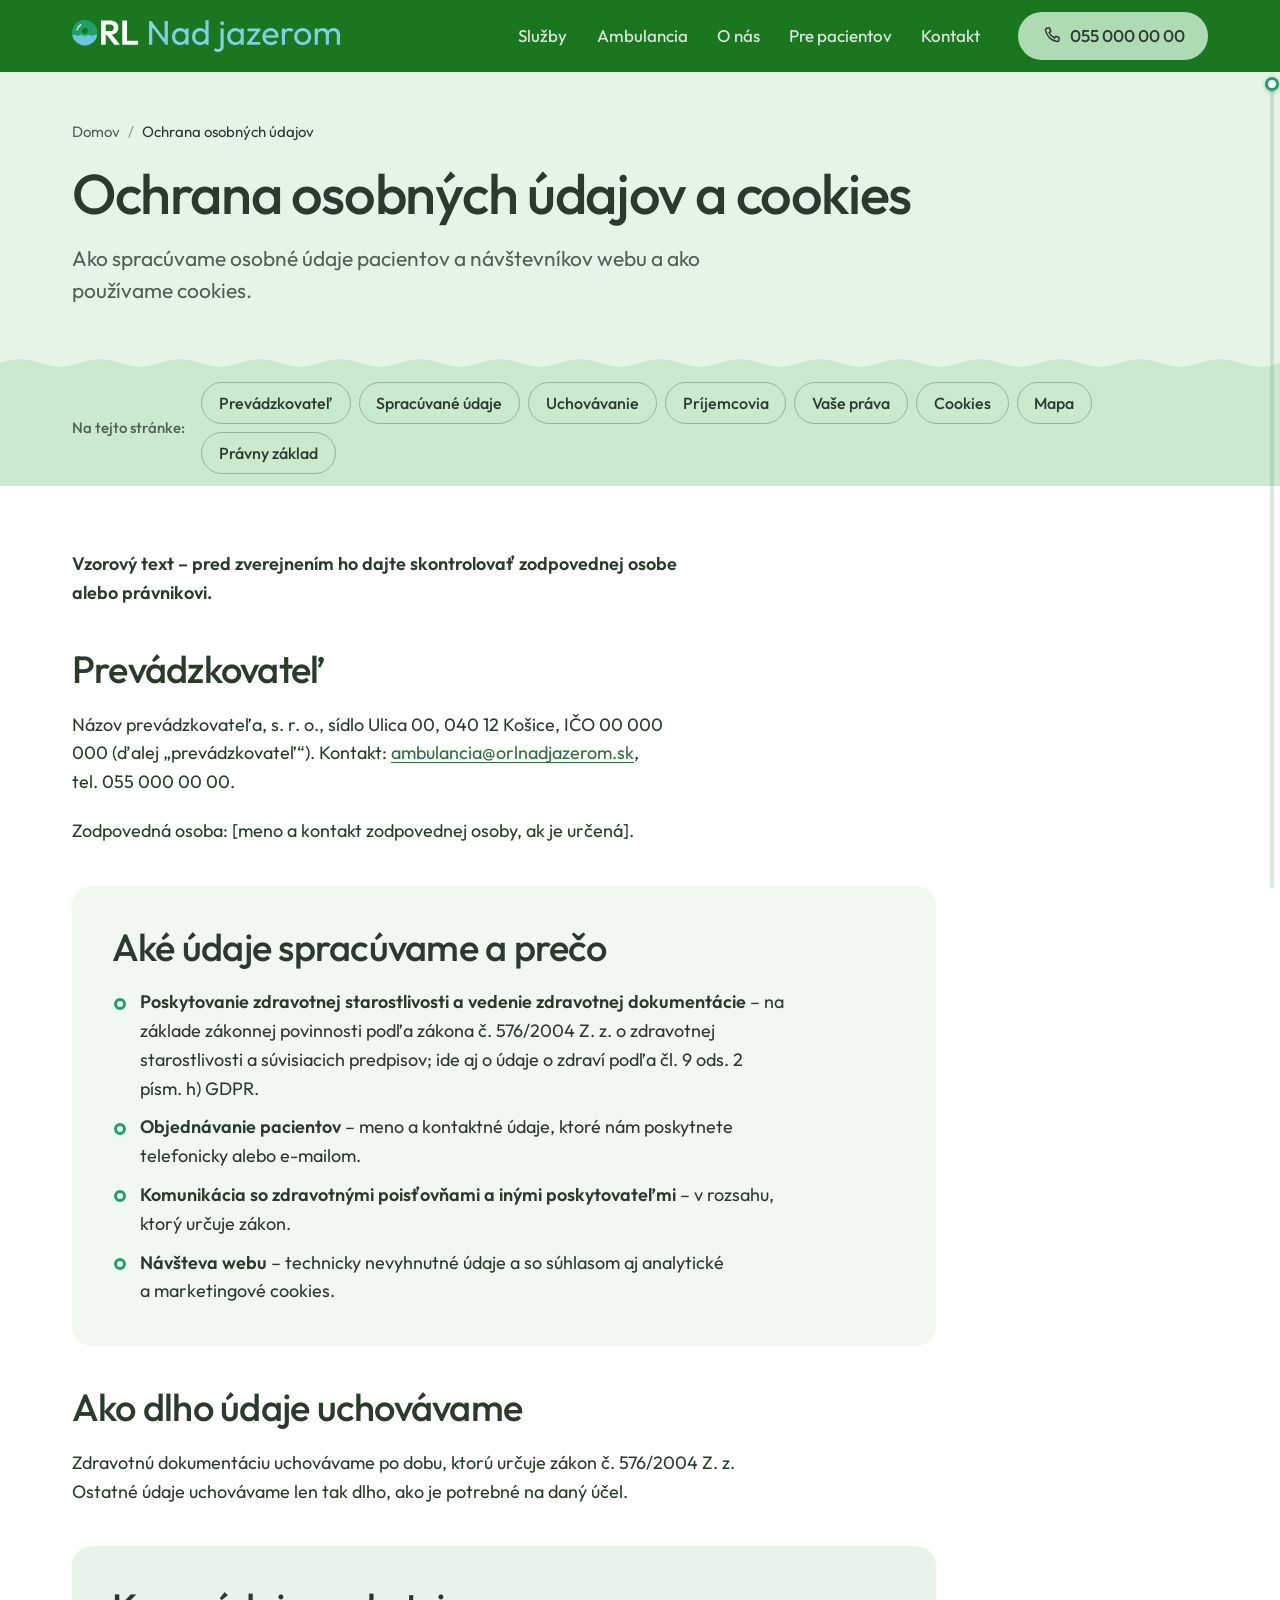
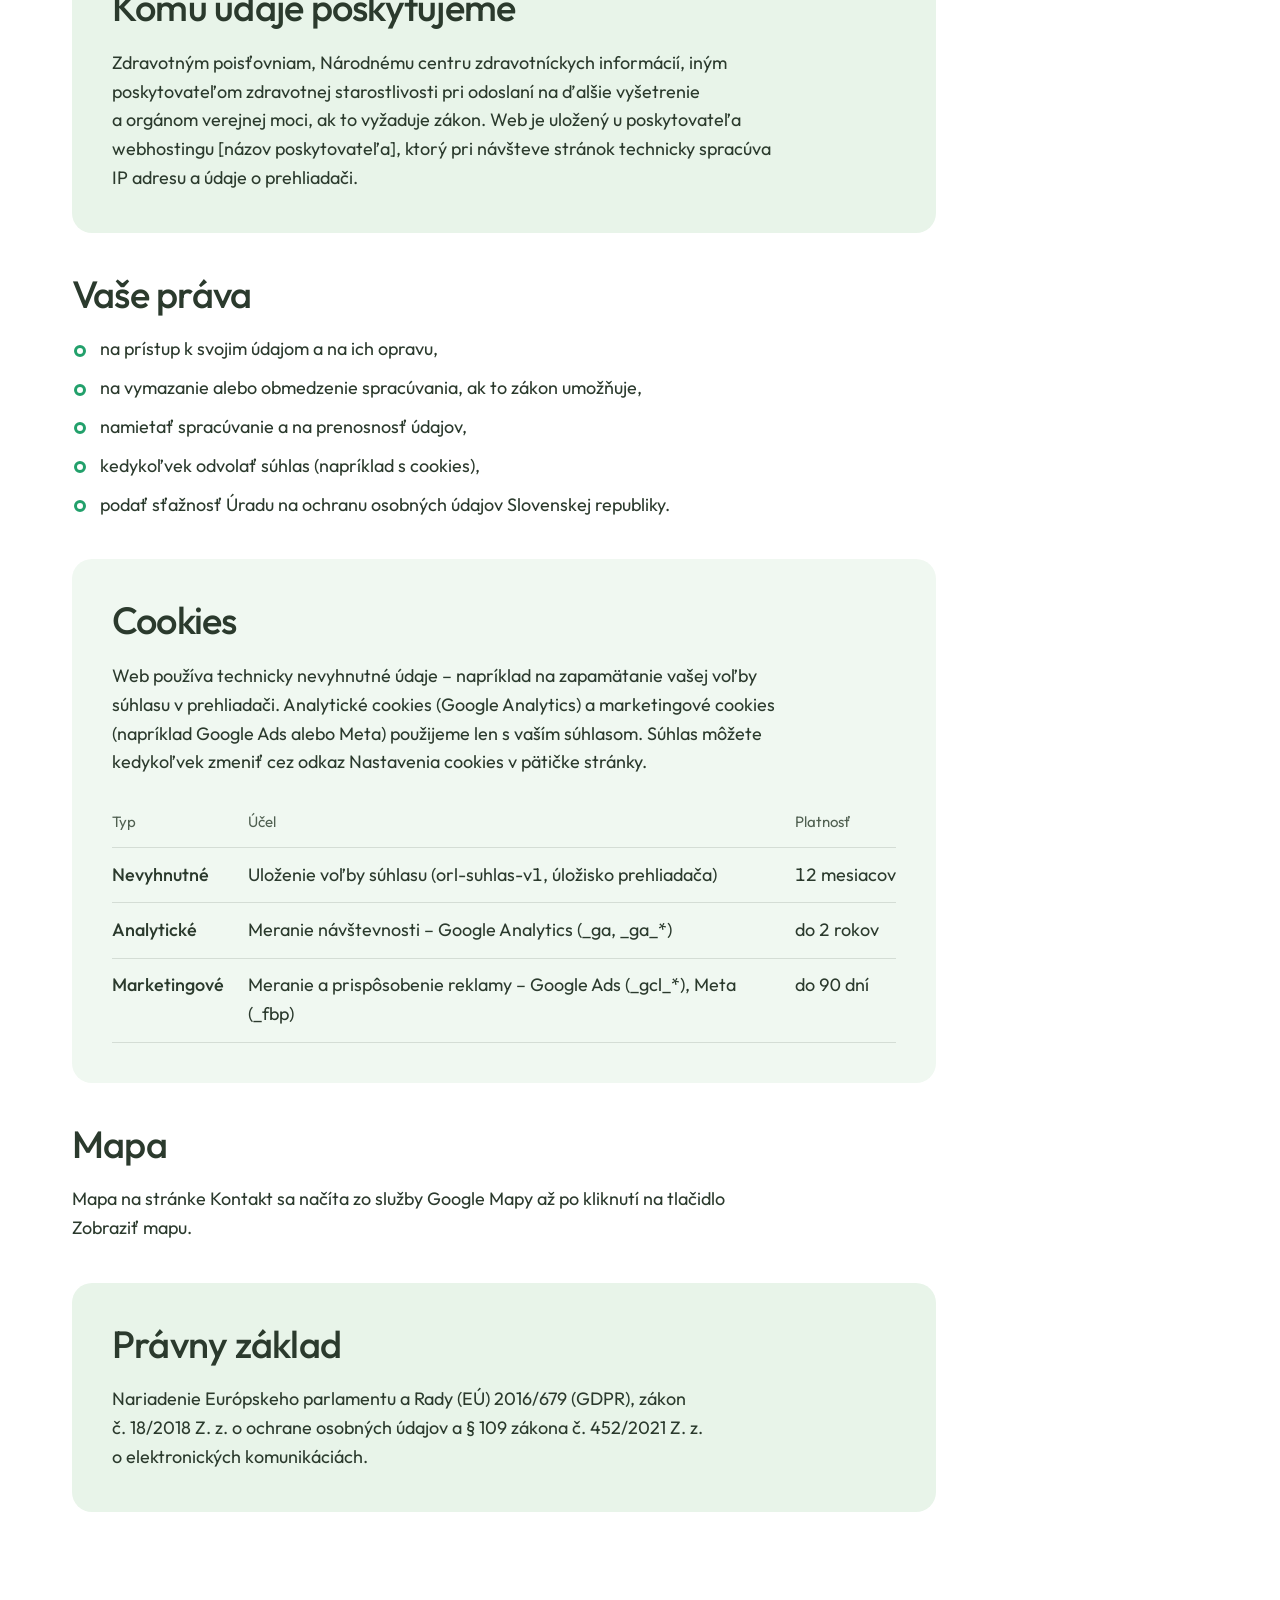
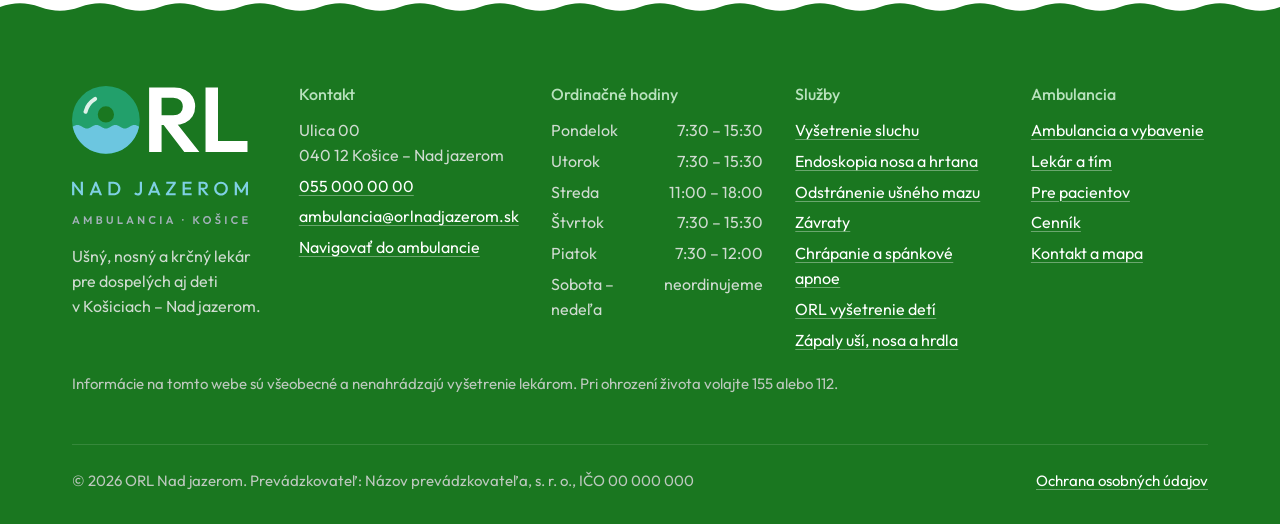
<file: ochrana-osobnych-udajov/index.html>
<!doctype html>
<html lang="sk" class="ma-pas">
<head>
<meta charset="utf-8">
<meta name="viewport" content="width=device-width, initial-scale=1">
<title>Ochrana osobných údajov a cookies | ORL Nad jazerom</title>
<meta name="description" content="Ako ORL ambulancia Nad jazerom v Košiciach spracúva osobné údaje pacientov a návštevníkov webu a ako používa cookies.">
<link rel="canonical" href="https://www.orlnadjazerom.sk/ochrana-osobnych-udajov/">
<meta name="robots" content="index, follow, max-image-preview:large">
<meta property="og:type" content="website">
<meta property="og:locale" content="sk_SK">
<meta property="og:site_name" content="ORL Nad jazerom">
<meta property="og:title" content="Ochrana osobných údajov a cookies | ORL Nad jazerom">
<meta property="og:description" content="Ako ORL ambulancia Nad jazerom v Košiciach spracúva osobné údaje pacientov a návštevníkov webu a ako používa cookies.">
<meta property="og:url" content="https://www.orlnadjazerom.sk/ochrana-osobnych-udajov/">
<meta property="og:image" content="https://www.orlnadjazerom.sk/assets/img/og-obrazok.jpg">
<meta property="og:image:width" content="1200">
<meta property="og:image:height" content="630">
<meta property="og:image:alt" content="ORL Nad jazerom – ORL ambulancia v Košiciach">
<meta name="twitter:card" content="summary_large_image">
<meta name="theme-color" content="#ffffff">
<link rel="icon" href="../favicon.ico" sizes="32x32">
<link rel="icon" href="../favicon.svg" type="image/svg+xml">
<link rel="apple-touch-icon" href="../apple-touch-icon.png">
<link rel="manifest" href="../site.webmanifest">
<link rel="preload" href="../assets/fonts/outfit-latin.woff2" as="font" type="font/woff2" crossorigin>
<link rel="stylesheet" href="../assets/css/style.css?v=2">
<script src="../assets/js/nastavenia.js?v=2" defer></script>
<script src="../assets/js/main.js?v=2" defer></script>
<script type="application/ld+json">
{
 "@context": "https://schema.org",
 "@graph": [
  {
   "@type": "WebPage",
   "@id": "https://www.orlnadjazerom.sk/ochrana-osobnych-udajov/#stranka",
   "url": "https://www.orlnadjazerom.sk/ochrana-osobnych-udajov/",
   "name": "Ochrana osobných údajov a cookies | ORL Nad jazerom",
   "description": "Ako ORL ambulancia Nad jazerom v Košiciach spracúva osobné údaje pacientov a návštevníkov webu a ako používa cookies.",
   "inLanguage": "sk-SK",
   "isPartOf": {
    "@id": "https://www.orlnadjazerom.sk/#web"
   },
   "publisher": {
    "@id": "https://www.orlnadjazerom.sk/#ambulancia"
   },
   "breadcrumb": {
    "@id": "https://www.orlnadjazerom.sk/ochrana-osobnych-udajov/#navigacia"
   }
  },
  {
   "@type": "BreadcrumbList",
   "@id": "https://www.orlnadjazerom.sk/ochrana-osobnych-udajov/#navigacia",
   "itemListElement": [
    {
     "@type": "ListItem",
     "position": 1,
     "name": "Domov",
     "item": "https://www.orlnadjazerom.sk/"
    },
    {
     "@type": "ListItem",
     "position": 2,
     "name": "Ochrana osobných údajov",
     "item": "https://www.orlnadjazerom.sk/ochrana-osobnych-udajov/"
    }
   ]
  }
 ]
}
</script>
</head>
<body data-koren="../">
<a class="skip" href="#obsah">Preskočiť na obsah</a><div class="oznam" data-oznam hidden role="status"><div class="wrap oznam__in"><svg class="ikona" viewBox="0 0 24 24" aria-hidden="true" focusable="false"><circle cx="12" cy="12" r="8.5"/><path d="M12 11v5M12 8h.01"/></svg><div data-oznam-text></div></div></div><header class="hlavicka"><div class="wrap hlavicka__in"><a class="logo" href="../"><img src="../assets/img/logo/logo-orl-nad-jazerom-kompakt-inverzne.svg" alt="ORL Nad jazerom – úvodná stránka" width="268" height="32"></a><nav class="menu" id="menu" aria-label="Hlavné menu"><ul><li><a href="../sluzby/">Služby</a></li><li><a href="../ambulancia-a-vybavenie/">Ambulancia</a></li><li><a href="../o-nas/">O nás</a></li><li><a href="../pre-pacientov/">Pre pacientov</a></li><li><a href="../kontakt/">Kontakt</a></li></ul></nav><a class="btn btn--primary tel-hlavicka" href="tel:+421550000000" data-location="header" aria-label="Zavolať 055 000 00 00"><svg class="ikona" viewBox="0 0 24 24" aria-hidden="true" focusable="false"><path d="M7.2 3.5H9.6l1.4 3.7-1.9 1.3a12.2 12.2 0 0 0 6.2 6.2l1.3-1.9 3.7 1.4v2.4a2.1 2.1 0 0 1-2.3 2.1A16.4 16.4 0 0 1 5.1 5.8a2.1 2.1 0 0 1 2.1-2.3Z"/></svg><span class="tel-text nowrap">055 000 00 00</span></a><button class="menu-btn" type="button" aria-expanded="false" aria-controls="menu"><span class="sr">Menu</span><svg class="ikona ikona-menu" viewBox="0 0 24 24" aria-hidden="true" focusable="false"><path d="M4 7h16M4 12h16M4 17h16"/></svg><svg class="ikona ikona-zatvor" viewBox="0 0 24 24" aria-hidden="true" focusable="false"><path d="M6 6l12 12M18 6 6 18"/></svg></button></div></header><main id="obsah"><section class="hlava-stranky"><div class="wrap hlava-stranky__in"><nav class="cesta" aria-label="Navigačná cesta"><ol><li><a href="../">Domov</a></li><li><span aria-current="page">Ochrana osobných údajov</span></li></ol></nav><h1>Ochrana osobných údajov a cookies</h1><p class="lead">Ako spracúvame osobné údaje pacientov a návštevníkov webu a ako používame cookies.</p></div></section><nav class="kotvy-pas vlna-hore" aria-label="Na tejto stránke"><div class="wrap kotvy-pas__in"><span class="kotvy-pas__nazov" aria-hidden="true">Na tejto stránke:</span><ul class="kotvy-pas__zoznam"><li><a href="#prevadzkovatel">Prevádzkovateľ</a></li><li><a href="#ake-udaje-spracuvame-a-preco">Spracúvané údaje</a></li><li><a href="#ako-dlho-udaje-uchovavame">Uchovávanie</a></li><li><a href="#komu-udaje-poskytujeme">Príjemcovia</a></li><li><a href="#vase-prava">Vaše práva</a></li><li><a href="#cookies">Cookies</a></li><li><a href="#mapa">Mapa</a></li><li><a href="#pravny-zaklad">Právny základ</a></li></ul></div></nav><div class="wrap obsah-jeden"><div class="text overit"><div class="cast cast--uvod"><p><strong>Vzorový text – pred zverejnením ho dajte skontrolovať zodpovednej osobe alebo právnikovi.</strong></p></div><section class="cast" id="prevadzkovatel" aria-labelledby="h-prevadzkovatel"><h2 id="h-prevadzkovatel">Prevádzkovateľ</h2><p>Názov prevádzkovateľa, s. r. o., sídlo Ulica 00, 040 12 Košice, IČO 00 000 000 (ďalej „prevádzkovateľ“). Kontakt: <a href="mailto:ambulancia@orlnadjazerom.sk">ambulancia@orlnadjazerom.sk</a>, tel. <span class="nowrap">055 000 00 00</span>.</p><p>Zodpovedná osoba: [meno a kontakt zodpovednej osoby, ak je určená].</p></section><section class="cast cast--hmla" id="ake-udaje-spracuvame-a-preco" aria-labelledby="h-ake-udaje-spracuvame-a-preco"><h2 id="h-ake-udaje-spracuvame-a-preco">Aké údaje spracúvame a prečo</h2><ul class="kruzky"><li><strong>Poskytovanie zdravotnej starostlivosti a vedenie zdravotnej dokumentácie</strong> – na základe zákonnej povinnosti podľa zákona č. 576/2004 Z. z. o zdravotnej starostlivosti a súvisiacich predpisov; ide aj o údaje o zdraví podľa čl. 9 ods. 2 písm. h) GDPR.</li><li><strong>Objednávanie pacientov</strong> – meno a kontaktné údaje, ktoré nám poskytnete telefonicky alebo e-mailom.</li><li><strong>Komunikácia so zdravotnými poisťovňami a inými poskytovateľmi</strong> – v rozsahu, ktorý určuje zákon.</li><li><strong>Návšteva webu</strong> – technicky nevyhnutné údaje a so súhlasom aj analytické a marketingové cookies.</li></ul></section><section class="cast" id="ako-dlho-udaje-uchovavame" aria-labelledby="h-ako-dlho-udaje-uchovavame"><h2 id="h-ako-dlho-udaje-uchovavame">Ako dlho údaje uchovávame</h2><p>Zdravotnú dokumentáciu uchovávame po dobu, ktorú určuje zákon č. 576/2004 Z. z. Ostatné údaje uchovávame len tak dlho, ako je potrebné na daný účel.</p></section><section class="cast cast--zelena" id="komu-udaje-poskytujeme" aria-labelledby="h-komu-udaje-poskytujeme"><h2 id="h-komu-udaje-poskytujeme">Komu údaje poskytujeme</h2><p>Zdravotným poisťovniam, Národnému centru zdravotníckych informácií, iným poskytovateľom zdravotnej starostlivosti pri odoslaní na ďalšie vyšetrenie a orgánom verejnej moci, ak to vyžaduje zákon. Web je uložený u poskytovateľa webhostingu [názov poskytovateľa], ktorý pri návšteve stránok technicky spracúva IP adresu a údaje o prehliadači.</p></section><section class="cast" id="vase-prava" aria-labelledby="h-vase-prava"><h2 id="h-vase-prava">Vaše práva</h2><ul class="kruzky"><li>na prístup k svojim údajom a na ich opravu,</li><li>na vymazanie alebo obmedzenie spracúvania, ak to zákon umožňuje,</li><li>namietať spracúvanie a na prenosnosť údajov,</li><li>kedykoľvek odvolať súhlas (napríklad s cookies),</li><li>podať sťažnosť Úradu na ochranu osobných údajov Slovenskej republiky.</li></ul></section><section class="cast cast--hmla" id="cookies" aria-labelledby="h-cookies"><h2 id="h-cookies">Cookies</h2><p>Web používa technicky nevyhnutné údaje – napríklad na zapamätanie vašej voľby súhlasu v prehliadači. Analytické cookies (Google Analytics) a marketingové cookies (napríklad Google Ads alebo Meta) použijeme len s vaším súhlasom. Súhlas môžete kedykoľvek zmeniť cez odkaz Nastavenia cookies v pätičke stránky.</p><table class="tabulka"><thead><tr><th scope="col">Typ</th><th scope="col">Účel</th><th scope="col">Platnosť</th></tr></thead><tbody><tr><th scope="row">Nevyhnutné</th><td>Uloženie voľby súhlasu (orl-suhlas-v1, úložisko prehliadača)</td><td>12 mesiacov</td></tr><tr><th scope="row">Analytické</th><td>Meranie návštevnosti – Google Analytics (_ga, _ga_*)</td><td>do 2 rokov</td></tr><tr><th scope="row">Marketingové</th><td>Meranie a prispôsobenie reklamy – Google Ads (_gcl_*), Meta (_fbp)</td><td>do 90 dní</td></tr></tbody></table></section><section class="cast" id="mapa" aria-labelledby="h-mapa"><h2 id="h-mapa">Mapa</h2><p>Mapa na stránke Kontakt sa načíta zo služby Google Mapy až po kliknutí na tlačidlo Zobraziť mapu.</p></section><section class="cast cast--zelena" id="pravny-zaklad" aria-labelledby="h-pravny-zaklad"><h2 id="h-pravny-zaklad">Právny základ</h2><p>Nariadenie Európskeho parlamentu a Rady (EÚ) 2016/679 (GDPR), zákon č. 18/2018 Z. z. o ochrane osobných údajov a § 109 zákona č. 452/2021 Z. z. o elektronických komunikáciách.</p></section></div></div></main><footer class="paticka vlna-hore"><div class="wrap paticka__in"><div class="paticka__grid"><div class="paticka__znacka"><img src="../assets/img/logo/logo-orl-nad-jazerom-stlpec-inverzne.svg" alt="ORL Nad jazerom" width="176" height="138"><p>Ušný, nosný a krčný lekár pre dospelých aj deti v Košiciach – Nad jazerom.</p></div><div><h2>Kontakt</h2><ul><li>Ulica 00<br>040 12 Košice – Nad jazerom</li><li><a href="tel:+421550000000" data-location="footer" class="nowrap">055 000 00 00</a></li><li><a href="mailto:ambulancia@orlnadjazerom.sk" data-location="footer">ambulancia@orlnadjazerom.sk</a></li><li><a href="https://www.google.com/maps/dir/?api=1&destination=ORL%20Nad%20jazerom%2C%20Ulica%2000%2C%20040%2012%20Ko%C5%A1ice" target="_blank" rel="noopener" data-event="click_directions" data-location="footer">Navigovať do ambulancie</a></li></ul></div><div><h2>Ordinačné hodiny</h2><ul class="hodiny-zoznam overit" data-hodiny-zdroj><li data-den="1" data-hodiny="07:30-15:30"><span>Pondelok</span><span><span class="nowrap">7:30 – 15:30</span></span></li><li data-den="2" data-hodiny="07:30-15:30"><span>Utorok</span><span><span class="nowrap">7:30 – 15:30</span></span></li><li data-den="3" data-hodiny="11:00-18:00"><span>Streda</span><span><span class="nowrap">11:00 – 18:00</span></span></li><li data-den="4" data-hodiny="07:30-15:30"><span>Štvrtok</span><span><span class="nowrap">7:30 – 15:30</span></span></li><li data-den="5" data-hodiny="07:30-12:00"><span>Piatok</span><span><span class="nowrap">7:30 – 12:00</span></span></li><li><span>Sobota – nedeľa</span><span>neordinujeme</span></li></ul></div><div><h2>Služby</h2><ul><li><a href="../sluzby/vysetrenie-sluchu/">Vyšetrenie sluchu</a></li><li><a href="../sluzby/endoskopia-nosa-a-hrtana/">Endoskopia nosa a hrtana</a></li><li><a href="../sluzby/odstranenie-usneho-mazu/">Odstránenie ušného mazu</a></li><li><a href="../sluzby/zavraty/">Závraty</a></li><li><a href="../sluzby/chrapanie-a-spankove-apnoe/">Chrápanie a spánkové apnoe</a></li><li><a href="../sluzby/orl-pre-deti/">ORL vyšetrenie detí</a></li><li><a href="../sluzby/zapaly-usi-nosa-a-hrdla/">Zápaly uší, nosa a hrdla</a></li></ul></div><div><h2>Ambulancia</h2><ul><li><a href="../ambulancia-a-vybavenie/">Ambulancia a vybavenie</a></li><li><a href="../o-nas/">Lekár a tím</a></li><li><a href="../pre-pacientov/">Pre pacientov</a></li><li><a href="../pre-pacientov/#cennik">Cenník</a></li><li><a href="../kontakt/">Kontakt a mapa</a></li></ul></div></div><p class="paticka__upozornenie">Informácie na tomto webe sú všeobecné a nenahrádzajú vyšetrenie lekárom. Pri ohrození života volajte 155 alebo 112.</p><div class="paticka__spodok"><p>© 2026 ORL Nad jazerom. Prevádzkovateľ: <span class="overit">Názov prevádzkovateľa, s. r. o., IČO 00 000 000</span></p><a href="../ochrana-osobnych-udajov/">Ochrana osobných údajov</a><button type="button" class="odkaz-tlacidlo" data-cookies-nastavenia hidden>Nastavenia cookies</button></div></div></footer><div class="posun" aria-hidden="true"><span class="posun__vypln"></span><span class="posun__kruzok"></span></div><button type="button" class="hore" aria-label="Späť na začiatok stránky"><svg class="ikona" viewBox="0 0 24 24" aria-hidden="true" focusable="false"><path d="M12 19V5M6 11l6-6 6 6"/></svg></button>
</body>
</html>
</file>
<file: assets/css/style.css>
/* =========================================================
   ORL Nad jazerom – štýly webu
   Farby a písmo podľa loga: Grafit, Zelená, Jazerná, Outfit
   ========================================================= */

/* Písmo Outfit (SIL Open Font License) – uložené na vlastnom serveri, bez Google Fonts */
@font-face {
  font-family: "Outfit";
  src: url("../fonts/outfit-latin-ext.woff2") format("woff2");
  font-weight: 100 900;
  font-style: normal;
  font-display: swap;
  unicode-range: U+0100-02BA, U+02BD-02C5, U+02C7-02CC, U+02CE-02D7, U+02DD-02FF, U+0304, U+0308, U+0329, U+1D00-1DBF, U+1E00-1E9F, U+1EF2-1EFF, U+2020, U+20A0-20AB, U+20AD-20C0, U+2113, U+2C60-2C7F, U+A720-A7FF;
}
@font-face {
  font-family: "Outfit";
  src: url("../fonts/outfit-latin.woff2") format("woff2");
  font-weight: 100 900;
  font-style: normal;
  font-display: swap;
  unicode-range: U+0000-00FF, U+0131, U+0152-0153, U+02BB-02BC, U+02C6, U+02DA, U+02DC, U+0304, U+0308, U+0329, U+2000-206F, U+20AC, U+2122, U+2191, U+2193, U+2212, U+2215, U+FEFF, U+FFFD;
}

:root {
  /* Farby značky */
  --grafit: #2B3A2D;
  --grafit-2: #506051;
  --grafit-svetly: #404F41;
  --zelena-tmava: #1a7720;
  --jazero: #316E3D;
  --jazero-tmave: #215B2D;
  --zelena: #22A06B;
  --zelena-text: #167A52;
  --hladina: #AFDBB4;
  --hladina-svetla: #C3E5C7;
  --hladina-text: #B8E1BD;
  /* Svetlé odtiene na podfarbenie sekcií */
  --hmla: #F0F8F1;
  --hmla-silna: #E5F4E6;
  --hmla-2: #E1F0E2;
  --zelena-hmla: #E8F4E9;
  --zelena-svetla: #CAE9CD;
  --zelena-svetla-silna: #BCE1C0;
  --zelena-svetla-2: #D9EFDB;
  --ciara: #D7E4D8;
  --biela: #FFFFFF;
  --pozor: #B42318;
  --pozor-bg: #FEF3F2;

  --font: "Outfit", ui-sans-serif, system-ui, -apple-system, "Segoe UI", Roboto, Arial, sans-serif;
  --wrap: 75rem;
  --pad: clamp(1rem, 4vw, 2rem);
  --sekcia: clamp(4rem, 8vw, 7rem);
  --r-foto: 1.25rem;
  --r-box: 1rem;
  --header-h: 4.5rem;
  --pas-h: 4.25rem;

  /* Vlnka hladiny – rovnaká krivka ako v logu (použitá ako maska) */
  --vlna: url("data:image/svg+xml,%3Csvg xmlns='http://www.w3.org/2000/svg' width='80' height='16' viewBox='0 0 80 16'%3E%3Cpath d='M0 8C14.4 3 25.6 3 40 8s25.6 5 40 0v8H0Z'/%3E%3C/svg%3E");
}

*, *::before, *::after { box-sizing: border-box; }

html {
  -webkit-text-size-adjust: 100%;
  text-size-adjust: 100%;
  scroll-padding-top: calc(var(--header-h) + 1rem);
}
html.ma-pas { scroll-padding-top: calc(var(--header-h) + var(--pas-h) + 1rem); }
@media (prefers-reduced-motion: no-preference) {
  html { scroll-behavior: smooth; }
}

body {
  margin: 0;
  font-family: var(--font);
  font-size: 1.125rem;
  line-height: 1.6;
  font-weight: 400;
  color: var(--grafit);
  background: var(--biela);
  -webkit-font-smoothing: antialiased;
  -moz-osx-font-smoothing: grayscale;
}

img, svg { display: block; max-width: 100%; }
img { height: auto; }

h1, h2, h3, h4 {
  margin: 0;
  font-weight: 500;
  line-height: 1.15;
  letter-spacing: -0.015em;
  text-wrap: balance;
}
h1 { font-size: clamp(2.25rem, 1.55rem + 2.9vw, 3.5rem); line-height: 1.06; letter-spacing: -0.025em; }
h2 { font-size: clamp(1.75rem, 1.4rem + 1.45vw, 2.375rem); line-height: 1.12; letter-spacing: -0.02em; }
h3 { font-size: clamp(1.25rem, 1.15rem + 0.4vw, 1.4375rem); line-height: 1.25; letter-spacing: -0.01em; }

p { margin: 0; text-wrap: pretty; }
ul, ol { margin: 0; }

a {
  color: var(--jazero);
  text-decoration-thickness: 1px;
  text-underline-offset: 0.18em;
}
a:hover { text-decoration-thickness: 2px; }

:focus-visible {
  outline: 3px solid var(--jazero);
  outline-offset: 3px;
  border-radius: 4px;
}

strong { font-weight: 600; }

.wrap {
  width: 100%;
  max-width: var(--wrap);
  margin-inline: auto;
  padding-inline: var(--pad);
}

.lead {
  font-size: clamp(1.1875rem, 1.1rem + 0.35vw, 1.3125rem);
  line-height: 1.5;
  color: var(--grafit-2);
  max-width: 36em;
}

.sr {
  position: absolute !important;
  width: 1px; height: 1px;
  overflow: hidden;
  clip-path: inset(50%);
  white-space: nowrap;
}
.nowrap { white-space: nowrap; }

.skip {
  position: absolute;
  left: 1rem; top: -10rem;
  z-index: 200;
  padding: .75rem 1rem;
  background: #fff;
  color: var(--grafit);
  border-radius: .5rem;
}
.skip:focus { top: 1rem; }

.ikona { width: 1.25em; height: 1.25em; flex-shrink: 0; fill: none; stroke: currentColor; stroke-width: 1.75; stroke-linecap: round; stroke-linejoin: round; }

/* Vlnka nad sekciou – farba podľa pozadia sekcie */
.vlna-hore { position: relative; }
.vlna-hore::before {
  content: "";
  position: absolute;
  left: 0; right: 0;
  bottom: 100%;
  height: 16px;
  margin-bottom: -1px;
  background: var(--sekcia-bg, var(--jazero));
  -webkit-mask: var(--vlna) repeat-x 0 0 / 80px 16px;
  mask: var(--vlna) repeat-x 0 0 / 80px 16px;
  pointer-events: none;
}

/* ---------- Tlačidlá ---------- */
.btn {
  display: inline-flex;
  align-items: center;
  justify-content: center;
  gap: .5rem;
  min-height: 3rem;
  padding: .625rem 1.375rem;
  border: 1.5px solid transparent;
  border-radius: 999px;
  font: inherit;
  font-size: 1.0625rem;
  font-weight: 500;
  line-height: 1.2;
  text-decoration: none;
  cursor: pointer;
  transition: background-color .15s ease, color .15s ease, border-color .15s ease;
}
.btn--primary { background: var(--jazero); color: #fff; }
.btn--primary:hover { background: var(--jazero-tmave); }
.btn--secondary { background: transparent; color: var(--jazero); border-color: currentColor; }
.btn--secondary:hover { background: var(--hmla); }
.btn--light { background: #fff; color: var(--jazero); }
.btn--light:hover { background: var(--hmla-2); }
.btn--outline-light { background: transparent; color: var(--jazero); border-color: currentColor; }
.btn--outline-light:hover { background: rgba(255,255,255,.6); }

.odkaz-viac {
  display: inline-flex;
  align-items: center;
  gap: .375rem;
  font-weight: 500;
}

/* ---------- Oznam (dovolenka a pod.) ---------- */
.oznam { background: var(--hladina); color: var(--grafit); font-size: 1rem; line-height: 1.45; font-weight: 500; }
.oznam[hidden] { display: none; }
.oznam__in { display: flex; gap: .625rem; align-items: flex-start; padding-block: .75rem; }
.oznam .ikona { color: var(--grafit); margin-top: .1em; }

/* ---------- Hlavička (podfarbená – Grafit) ---------- */
.hlavicka {
  position: sticky;
  top: 0;
  z-index: 50;
  background: var(--zelena-tmava);
  color: #fff;
  transition: box-shadow .2s ease;
}
.je-posunute .hlavicka { box-shadow: 0 10px 24px -14px rgba(0, 0, 0, .55); }
.hlavicka :focus-visible { outline-color: #fff; }
.hlavicka__in {
  display: flex;
  align-items: center;
  gap: 1rem;
  min-height: var(--header-h);
}
.logo { display: block; margin-right: auto; flex-shrink: 0; border-radius: 6px; }
.logo img { height: 1.75rem; width: auto; }

.menu ul { list-style: none; padding: 0; margin: 0; }
.menu a {
  display: block;
  color: #D9E5DA;
  text-decoration: none;
  font-weight: 450;
  border-radius: 999px;
}
.menu a:hover { color: #fff; }
.menu a[aria-current="page"], .menu a.je-v-sekcii { color: #fff; }

.tel-hlavicka { flex-shrink: 0; background: var(--hladina); color: var(--grafit); }
.tel-hlavicka:hover { background: var(--hladina-svetla); }
.menu-btn {
  display: inline-flex;
  align-items: center;
  justify-content: center;
  width: 3rem; height: 3rem;
  padding: 0;
  border: 1.5px solid rgba(255, 255, 255, .3);
  border-radius: 999px;
  background: transparent;
  color: #fff;
  cursor: pointer;
}
.menu-btn .ikona { width: 1.5rem; height: 1.5rem; }
.menu-btn .ikona-zatvor { display: none; }
.menu-otvorene .menu-btn .ikona-menu { display: none; }
.menu-otvorene .menu-btn .ikona-zatvor { display: block; }

@media (max-width: 71.99em) {
  .menu {
    position: absolute;
    top: 100%; left: 0; right: 0;
    display: none;
    background: var(--zelena-tmava);
    border-top: 1px solid rgba(255, 255, 255, .08);
    box-shadow: 0 24px 32px -20px rgba(0, 0, 0, .45);
  }
  .menu-otvorene .menu { display: block; }
  .menu ul { padding: .5rem var(--pad) 1.25rem; max-width: var(--wrap); margin-inline: auto; }
  .menu li + li { border-top: 1px solid rgba(255, 255, 255, .08); }
  .menu a { padding: .875rem 0; font-size: 1.1875rem; border-radius: 0; color: #fff; }
  .menu a[aria-current="page"], .menu a.je-v-sekcii { color: var(--hladina-text); }
  .tel-hlavicka { width: 3rem; padding: 0; }
  .tel-hlavicka .tel-text { position: absolute; width: 1px; height: 1px; overflow: hidden; clip-path: inset(50%); }
}
@media (max-width: 22.49em) {
  .logo img { height: 1.5rem; }
}
@media (min-width: 72em) {
  .hlavicka__in { gap: 1.5rem; }
  .logo img { height: 2rem; }
  .menu-btn { display: none; }
  .menu ul { display: flex; gap: .125rem; }
  .menu a { padding: .5rem .85rem; font-size: 1.0625rem; white-space: nowrap; }
  .menu a:hover { background: rgba(255, 255, 255, .08); }
  .menu a[aria-current="page"], .menu a.je-v-sekcii { background: rgba(175, 219, 180, .2); }
}

/* ---------- Sekcie a ich farby ---------- */
.sekcia { padding-block: var(--sekcia); background: var(--sekcia-bg, transparent); }
.sekcia--hmla { --sekcia-bg: var(--hmla); }
.sekcia--zelena { --sekcia-bg: var(--zelena-hmla); }
.sekcia--jazero { --sekcia-bg: var(--zelena-svetla); color: var(--grafit); }
.sekcia--grafit { --sekcia-bg: var(--zelena-svetla-2); color: var(--grafit); }
.sekcia--tesna { padding-top: 0; }
.sekcia__hlava {
  display: grid;
  gap: 1rem;
  max-width: 46rem;
  margin-bottom: clamp(2rem, 4vw, 3rem);
}
.sekcia__hlava p { color: var(--grafit-2); }
.sekcia__pata { margin-top: clamp(2rem, 4vw, 3rem); }

/* Svetlé podfarbené plochy – zástupné miesta pre fotky sú biele */
.sekcia--hmla, .sekcia--zelena, .hero, .hlava-stranky, .cast--hmla, .cast--zelena { --ph-bg: #fff; }

/* Podfarbené zelené sekcie (trieda .tmave) */
.tmave {
  --ph-bg: #fff;
  --ph-border: #BED0C0;
  --ph-text: var(--grafit-2);
  --ph-nadpis: var(--grafit);
  --ph-ikona: var(--jazero);
}
.tmave h2, .tmave h3 { color: var(--grafit); }
.tmave a:not(.btn) { color: var(--jazero); }
.tmave :focus-visible { outline-color: var(--jazero); }
.tmave .btn--secondary { color: var(--jazero); border-color: currentColor; }
.tmave .btn--secondary:hover { background: rgba(255, 255, 255, .6); }
.tmave .foto figcaption { color: var(--grafit-2); }
.sekcia.sekcia--grafit p { color: var(--grafit-2); }
.sekcia.sekcia--jazero p { color: var(--grafit-2); }

/* ---------- Fotky a zástupné miesta pre fotky ---------- */
.foto { margin: 0; }
.foto__ram {
  position: relative;
  overflow: hidden;
  aspect-ratio: 3 / 2;
  border-radius: var(--r-foto);
  background: var(--ph-bg, var(--hmla));
  container-type: inline-size;
}
.foto--4x5 .foto__ram { aspect-ratio: 4 / 5; }
.foto--1x1 .foto__ram { aspect-ratio: 1 / 1; }
.foto--4x3 .foto__ram { aspect-ratio: 4 / 3; }
.foto--16x9 .foto__ram { aspect-ratio: 16 / 9; }
.foto__ram > img {
  position: absolute;
  inset: 0;
  width: 100%;
  height: 100%;
  object-fit: cover;
}
.foto__ph {
  position: absolute;
  inset: 0;
  display: flex;
  flex-direction: column;
  align-items: center;
  justify-content: center;
  gap: .375rem;
  padding: 1rem;
  text-align: center;
  font-size: .9375rem;
  line-height: 1.35;
  color: var(--ph-text, var(--grafit-2));
  border: 1.5px dashed var(--ph-border, #BED0C0);
  border-radius: inherit;
}
.foto__ph .ikona { width: 1.75rem; height: 1.75rem; color: var(--ph-ikona, var(--jazero)); margin-bottom: .125rem; }
.foto__ph-co { font-weight: 500; color: var(--ph-nadpis, var(--grafit)); max-width: 22em; }
.foto__ph-kratko { display: none; font-weight: 500; color: var(--ph-nadpis, var(--grafit)); }
.foto__ph-subor {
  font-family: ui-monospace, SFMono-Regular, Menlo, Consolas, monospace;
  font-size: .75rem;
  word-break: break-all;
}
@container (max-width: 15rem) {
  .foto__ph { gap: .25rem; padding: .625rem; font-size: .8125rem; }
  .foto__ph .ikona { width: 1.25rem; height: 1.25rem; }
  .foto__ph-subor, .foto__ph-co { display: none; }
  .foto__ph-kratko { display: block; }
}
.foto figcaption {
  margin-top: .625rem;
  font-size: .9375rem;
  line-height: 1.45;
  color: var(--grafit-2);
}
.foto figcaption strong { color: var(--grafit); font-weight: 500; }

/* ---------- Úvod (hero) a hladina ---------- */
.hero { padding-top: clamp(1.75rem, 5vw, 4.5rem); background: var(--hmla-silna); }
.hero__grid { display: grid; gap: 2rem; }
.hero__text { display: grid; gap: 1.5rem; align-content: start; padding-bottom: 2rem; }
.hero h1 { max-width: 11.5em; }
.hero__cta { display: flex; flex-wrap: wrap; gap: .75rem; margin-top: .25rem; }
.hero__foto { position: relative; z-index: 2; margin-bottom: -3.5rem; }
@media (max-width: 56.24em) {
  .hero__foto .foto__ram { aspect-ratio: 4 / 3; max-height: 24rem; width: 100%; }
}

.hladina {
  --sekcia-bg: var(--zelena-svetla);
  background: var(--zelena-svetla);
  color: var(--grafit);
}
.hladina__in { display: grid; padding-top: 5.5rem; padding-bottom: 2.75rem; }
.hladina__info { display: grid; gap: 1.5rem; }
.hladina__polozka { display: grid; gap: .25rem; align-content: start; }
.hladina__nazov { font-size: 1rem; color: var(--grafit-2); display: flex; align-items: center; gap: .5rem; }
.hladina__nazov .ikona { width: 1.125rem; height: 1.125rem; }
.hladina__hodnota { font-size: 1.3125rem; font-weight: 500; line-height: 1.3; }
.hladina__hodnota a { color: var(--grafit); text-decoration: none; }
.hladina__hodnota a:hover { text-decoration: underline; }
.hladina__dalsie { font-size: 1rem; color: var(--grafit-2); }
.hladina__dalsie a { color: var(--jazero); }
.hladina :focus-visible { outline-color: var(--jazero); }

@media (min-width: 40em) {
  .hladina__info { grid-template-columns: repeat(auto-fit, minmax(10.5rem, 1fr)); gap: 1.75rem 2rem; }
}
@media (min-width: 56.25em) {
  .hero__grid,
  .hladina__in {
    grid-template-columns: minmax(0, 7fr) minmax(0, 5fr);
    column-gap: clamp(2.5rem, 5vw, 5rem);
  }
  .hero__grid { align-items: end; }
  .hero__text { padding-bottom: 5rem; }
  .hero__foto { margin-bottom: -11rem; }
  .hladina__in { padding-top: 3rem; padding-bottom: 3.25rem; min-height: 14rem; }
  .hladina__info { grid-column: 1; }
}

/* Odznak stavu "Teraz ordinujeme" */
.stav {
  display: inline-flex;
  align-items: center;
  gap: .5rem;
  width: fit-content;
  padding: .25rem .75rem .25rem .625rem;
  border-radius: 999px;
  background: #fff;
  color: var(--grafit);
  font-size: .9375rem;
  font-weight: 500;
  line-height: 1.3;
  white-space: nowrap;
}
.stav::before {
  content: "";
  width: .625rem; height: .625rem;
  border-radius: 50%;
  background: #A0ABA1;
}
.stav.je-otvorene::before { background: var(--zelena); box-shadow: 0 0 0 3px rgba(34, 160, 107, .2); }
.stav[hidden] { display: none; }

/* ---------- Zoznam služieb (dlaždice) ---------- */
.sluzby-zoznam {
  list-style: none;
  padding: 0;
  display: grid;
  gap: .75rem;
}
.sluzby-zoznam > li { display: grid; }
.sluzba {
  display: grid;
  grid-template-columns: 6.5rem minmax(0, 1fr);
  gap: 1.25rem;
  align-items: center;
  padding: .875rem;
  border-radius: 1.125rem;
  background: var(--hmla);
  color: inherit;
  text-decoration: none;
  transition: background-color .15s ease;
  --ph-bg: #fff;
}
.sluzba:hover { background: var(--hmla-2); }
.sluzba .foto__ram { border-radius: .75rem; }
.sluzba__text { display: grid; gap: .375rem; padding-right: .5rem; }
.sluzba__nazov { color: var(--grafit); }
.sluzba__popis { color: var(--grafit-2); font-size: 1.0625rem; line-height: 1.5; }
.sluzba:hover .sluzba__nazov { color: var(--jazero); text-decoration: underline; text-decoration-thickness: 2px; text-underline-offset: .18em; }
.sluzba.sluzba--dalsie { grid-template-columns: minmax(0, 1fr); align-content: center; padding: 1.5rem; background: var(--zelena-svetla); }
.sluzba--dalsie .sluzba__nazov { color: var(--grafit); }
.sluzba--dalsie .sluzba__popis { color: var(--grafit-2); }
.sluzba--dalsie:hover { background: var(--zelena-svetla-silna); }
.sluzba--dalsie:hover .sluzba__nazov { color: var(--grafit); }

@media (min-width: 48em) {
  .sluzby-zoznam { grid-template-columns: repeat(2, minmax(0, 1fr)); gap: 1rem; }
  .sluzba { grid-template-columns: 9.5rem minmax(0, 1fr); padding: 1rem; }
}

/* Väčšie bloky služieb na stránke Služby */
.sluzba-velka { display: grid; gap: 1.25rem; align-items: center; }
.sluzba-velka__text { display: grid; gap: .75rem; align-content: start; max-width: 36rem; }
.sluzba-velka__text p { color: var(--grafit-2); }
@media (min-width: 48em) {
  .sluzba-velka { grid-template-columns: minmax(0, 5fr) minmax(0, 6fr); gap: clamp(2rem, 5vw, 4.5rem); }
  .sluzba-velka--opacne .foto { order: 2; }
}

/* ---------- Mozaika fotiek ---------- */
.mozaika { display: grid; gap: .75rem; grid-template-columns: repeat(2, minmax(0, 1fr)); }
.mozaika .foto:first-child { grid-column: 1 / -1; }
.mozaika .foto__ram { aspect-ratio: 1 / 1; }
.mozaika .foto:first-child .foto__ram { aspect-ratio: 3 / 2; }
@media (min-width: 56.25em) {
  .mozaika {
    grid-template-columns: repeat(4, minmax(0, 1fr));
    grid-auto-rows: 14rem;
    gap: 1rem;
  }
  .mozaika .foto:first-child { grid-column: span 2; grid-row: span 2; }
  .mozaika .foto__ram, .mozaika .foto:first-child .foto__ram { aspect-ratio: auto; height: 100%; }
}

/* ---------- Galéria (stránka Ambulancia a vybavenie) ---------- */
.galeria { display: grid; gap: clamp(1.5rem, 3vw, 2rem); }
@media (min-width: 40em) {
  .galeria { grid-template-columns: repeat(2, minmax(0, 1fr)); }
  .galeria--3 { grid-template-columns: repeat(2, minmax(0, 1fr)); }
}
@media (min-width: 64em) {
  .galeria--3 { grid-template-columns: repeat(3, minmax(0, 1fr)); }
  .galeria .foto--siroka { grid-column: 1 / -1; }
}
.blok-vybavenia { display: grid; gap: 2rem; }
.blok-vybavenia__text { display: grid; gap: 1rem; max-width: 44rem; }
.blok-vybavenia__text p { color: var(--grafit-2); }

/* ---------- Pás s odkazmi na časti stránky (podstránky) ---------- */
.kotvy-pas {
  --sekcia-bg: var(--zelena-svetla);
  position: sticky;
  top: var(--header-h);
  z-index: 40;
  background: var(--zelena-svetla);
  color: var(--grafit);
}
.kotvy-pas.je-prilepeny { box-shadow: 0 10px 22px -14px rgba(0, 0, 0, .5); }
.kotvy-pas :focus-visible { outline-color: var(--jazero); outline-offset: 2px; }
.kotvy-pas__in { display: flex; align-items: center; gap: 1rem; min-height: var(--pas-h); }
.kotvy-pas__nazov { flex-shrink: 0; font-size: .9375rem; font-weight: 500; color: var(--grafit-2); }
.kotvy-pas__zoznam {
  position: relative;
  display: flex;
  gap: .5rem;
  list-style: none;
  margin: 0;
  padding: .75rem 0;
  min-width: 0;
  overflow-x: auto;
  scrollbar-width: none;
  -webkit-overflow-scrolling: touch;
}
.kotvy-pas__zoznam::-webkit-scrollbar { display: none; }
.kotvy-pas__zoznam li { flex-shrink: 0; }
.kotvy-pas a {
  display: inline-flex;
  align-items: center;
  min-height: 2.625rem;
  padding: .25rem 1.05rem;
  border: 1.5px solid rgba(43, 58, 45, .3);
  border-radius: 999px;
  color: var(--grafit);
  font-size: 1rem;
  font-weight: 500;
  text-decoration: none;
  white-space: nowrap;
  transition: background-color .15s ease, color .15s ease, border-color .15s ease;
}
.kotvy-pas a:hover { background: rgba(255, 255, 255, .55); border-color: var(--jazero); }
.kotvy-pas a.je-aktivna { background: var(--jazero); color: #fff; border-color: var(--jazero); }
@media (max-width: 47.99em) {
  .kotvy-pas__nazov { display: none; }
  .kotvy-pas__in { padding-right: 0; }
  .kotvy-pas__zoznam { padding-right: var(--pad); }
}
@media (min-width: 64em) {
  .kotvy-pas__zoznam { flex-wrap: wrap; overflow: visible; }
}

/* ---------- Lekár ---------- */
.lekar { display: grid; gap: 2rem; align-items: center; }
.lekar__text { display: grid; gap: 1.25rem; align-content: start; }
.lekar__funkcia { color: var(--grafit-2); margin-top: -.5rem; }
.fakty { display: grid; gap: .75rem 2rem; margin: .5rem 0 0; padding: 1.25rem 0 0; border-top: 1px solid rgba(43, 58, 45, .14); }
.fakty div { display: grid; gap: .125rem; align-content: start; }
.fakty dt { font-size: .9375rem; color: var(--grafit-2); }
.fakty dd { margin: 0; font-weight: 500; }
@media (min-width: 40em) { .fakty { grid-template-columns: repeat(3, minmax(0, 1fr)); } }
@media (min-width: 56.25em) {
  .lekar { grid-template-columns: minmax(0, 5fr) minmax(0, 7fr); gap: clamp(3rem, 6vw, 6rem); }
}

/* ---------- Kroky objednania (skutočná postupnosť) ---------- */
.kroky {
  list-style: none;
  counter-reset: krok;
  padding: 0;
  display: grid;
  gap: 2rem;
}
.kroky > li { counter-increment: krok; display: grid; gap: .625rem; align-content: start; }
.kroky > li::before {
  content: counter(krok);
  display: grid;
  place-items: center;
  width: 2.75rem; height: 2.75rem;
  border: 3px solid var(--zelena);
  border-radius: 50%;
  color: var(--jazero);
  font-weight: 600;
  font-size: 1.125rem;
  line-height: 1;
}
.kroky p { color: var(--grafit-2); }
.sekcia--jazero .kroky > li::before { border-color: var(--zelena); color: var(--jazero); }
@media (min-width: 48em) { .kroky { grid-template-columns: repeat(3, minmax(0, 1fr)); gap: 2.5rem; } }

/* Kroky v texte (číslovaný postup vyšetrenia) */
.postup { list-style: none; counter-reset: krok; padding: 0; display: grid; gap: 1.25rem; }
.postup > li { counter-increment: krok; position: relative; padding-left: 3.25rem; min-height: 2.25rem; }
.postup > li::before {
  content: counter(krok);
  position: absolute;
  left: 0; top: -.1rem;
  display: grid;
  place-items: center;
  width: 2.25rem; height: 2.25rem;
  border: 3px solid var(--zelena);
  border-radius: 50%;
  background: #fff;
  color: var(--jazero);
  font-weight: 600;
  font-size: 1rem;
  line-height: 1;
}
.postup strong { display: block; font-weight: 500; }

/* Zoznam s krúžkom (odkaz na zrkadlo v logu) */
.kruzky { list-style: none; padding: 0; display: grid; gap: .625rem; }
.kruzky > li { position: relative; padding-left: 1.75rem; }
.kruzky > li::before {
  content: "";
  position: absolute;
  left: .125rem; top: .52em;
  width: .75rem; height: .75rem;
  border: 3px solid var(--zelena);
  border-radius: 50%;
}
.sekcia--jazero .kruzky > li::before { border-color: var(--zelena); }

/* Štítky (poisťovne a pod.) */
.stitky { list-style: none; padding: 0; display: flex; flex-wrap: wrap; gap: .5rem; }
.stitky li {
  padding: .45rem 1rem;
  border-radius: 999px;
  background: #fff;
  color: var(--grafit);
  border: 1px solid var(--ciara);
  font-weight: 500;
  font-size: 1rem;
}
.sekcia--hmla .stitky li, .tmave .stitky li, .cast--hmla .stitky li, .cast--zelena .stitky li { border-color: transparent; }

.objednanie-info { display: grid; gap: 2rem; margin-top: clamp(2.5rem, 5vw, 3.5rem); padding-top: clamp(2rem, 4vw, 2.5rem); border-top: 1px solid var(--ciara); }
.tmave .objednanie-info { border-top-color: rgba(43, 58, 45, .14); }
.objednanie-info > div { display: grid; gap: .75rem; align-content: start; }
.objednanie-info h3 { font-size: 1.1875rem; }
.objednanie-info p { color: var(--grafit-2); }
.sekcia--jazero .objednanie-info p { color: var(--grafit-2); }
@media (min-width: 48em) { .objednanie-info { grid-template-columns: repeat(2, minmax(0, 1fr)); gap: 3rem; } }

/* ---------- Časté otázky ---------- */
.faq { border-top: 1px solid var(--ciara); max-width: 52rem; }
.faq details { border-bottom: 1px solid var(--ciara); }
.faq summary {
  display: flex;
  align-items: flex-start;
  justify-content: space-between;
  gap: 1.5rem;
  padding: 1.25rem 0;
  cursor: pointer;
  list-style: none;
}
.faq summary::-webkit-details-marker { display: none; }
.faq summary h3, .faq summary .otazka { margin: 0; font-size: clamp(1.125rem, 1.08rem + .2vw, 1.25rem); font-weight: 500; line-height: 1.35; letter-spacing: 0; }
.faq summary::after {
  content: "";
  flex-shrink: 0;
  width: 1.75rem; height: 1.75rem;
  margin-top: -.1rem;
  border-radius: 50%;
  background:
    linear-gradient(var(--jazero), var(--jazero)) center / .75rem 2px no-repeat,
    linear-gradient(var(--jazero), var(--jazero)) center / 2px .75rem no-repeat,
    var(--hmla);
}
.faq details[open] summary::after {
  background:
    linear-gradient(var(--jazero), var(--jazero)) center / .75rem 2px no-repeat,
    var(--hmla);
}
.faq summary:hover h3, .faq summary:hover .otazka { color: var(--jazero); }
.faq .odpoved { padding: 0 3rem 1.5rem 0; display: grid; gap: .75rem; }
.sekcia--hmla .faq summary::after, .cast--hmla .faq summary::after, .cast--zelena .faq summary::after { background-color: #fff; }
.cast--hmla .faq, .cast--zelena .faq, .cast--hmla .faq details, .cast--zelena .faq details { border-color: rgba(43, 58, 45, .14); }

/* ---------- Kontakt a hodiny ---------- */
.kontakt-grid { display: grid; gap: clamp(2rem, 5vw, 4rem); }
@media (min-width: 56.25em) { .kontakt-grid { grid-template-columns: minmax(0, 6fr) minmax(0, 6fr); align-items: start; } }
.kontakt-udaje { display: grid; gap: 1.5rem; }
.kontakt-udaje .foto { margin-top: .5rem; }
.kontakt-polozka { display: grid; grid-template-columns: 2.75rem minmax(0, 1fr); gap: 1rem; align-items: start; }
.kontakt-polozka__ikona {
  display: grid; place-items: center;
  width: 2.75rem; height: 2.75rem;
  border-radius: 50%;
  background: var(--hmla);
  color: var(--jazero);
}
.sekcia--hmla .kontakt-polozka__ikona { background: #fff; }
.kontakt-polozka__ikona .ikona { width: 1.375rem; height: 1.375rem; }
.kontakt-polozka h3, .kontakt-polozka .h-maly { font-size: 1rem; font-weight: 400; color: var(--grafit-2); letter-spacing: 0; line-height: 1.4; }
.kontakt-polozka p { font-size: 1.1875rem; font-weight: 500; }
.kontakt-polozka p a { text-decoration: none; }
.kontakt-polozka p a:hover { text-decoration: underline; }
.kontakt-polozka .pozn { font-size: 1rem; font-weight: 400; color: var(--grafit-2); margin-top: .125rem; }
.kontakt-hodiny { display: grid; gap: 1rem; align-content: start; }
.kontakt-hodiny h2 { font-size: clamp(1.375rem, 1.25rem + .5vw, 1.625rem); }
.pozn-hodiny { font-size: 1rem; color: var(--grafit-2); }
.h-tabulky { font-size: 1.1875rem; }
.akcie { display: flex; flex-wrap: wrap; gap: .75rem; }

.tabulka { width: 100%; border-collapse: collapse; font-variant-numeric: tabular-nums; }
.tabulka caption { text-align: left; font-weight: 500; font-size: 1.1875rem; padding-bottom: .75rem; }
.tabulka th, .tabulka td { text-align: left; padding: .8rem .75rem; border-bottom: 1px solid var(--ciara); vertical-align: top; }
.tabulka tr > :first-child { padding-left: 0; }
.tabulka tr > :last-child { padding-right: 0; }
.tabulka thead th { font-size: .9375rem; font-weight: 400; color: var(--grafit-2); }
.tabulka tbody th { font-weight: 500; }
.tabulka td.cena { text-align: right; white-space: nowrap; }
.cast--hmla .tabulka th, .cast--hmla .tabulka td, .cast--zelena .tabulka th, .cast--zelena .tabulka td { border-bottom-color: rgba(43, 58, 45, .14); }
.hodiny tr.je-dnes > * { background: var(--hmla); }
.hodiny tr.je-dnes > :first-child { padding-left: .75rem; border-radius: .5rem 0 0 .5rem; }
.hodiny tr.je-dnes > :last-child { padding-right: .75rem; border-radius: 0 .5rem .5rem 0; }
.sekcia--hmla .hodiny tr.je-dnes > * { background: #fff; }
.dnes-stitok {
  display: inline-block;
  margin-left: .5rem;
  padding: .05rem .5rem;
  border-radius: 999px;
  background: var(--jazero);
  color: #fff;
  font-size: .8125rem;
  font-weight: 500;
  vertical-align: .1em;
}
.zatvorene { color: var(--grafit-2); }

/* Mapa – načíta sa až po kliknutí (bez cookies tretích strán vopred) */
.mapa {
  position: relative;
  overflow: hidden;
  aspect-ratio: 4 / 3;
  max-height: 32rem;
  width: 100%;
  border-radius: var(--r-foto);
  background: #fff;
}
.mapa iframe { position: absolute; inset: 0; width: 100%; height: 100%; border: 0; }
.mapa__ph {
  position: absolute; inset: 0;
  display: grid;
  place-content: center;
  justify-items: center;
  gap: .75rem;
  padding: 1.5rem;
  text-align: center;
  background: #fff;
}
.mapa__ph .ikona { width: 2rem; height: 2rem; color: var(--jazero); }
.mapa__ph p { font-size: .9375rem; color: var(--grafit-2); max-width: 26em; }
.mapa.je-nacitana .mapa__ph { display: none; }
@media (min-width: 56.25em) { .mapa { aspect-ratio: 21 / 9; } }

/* ---------- Podstránky ---------- */
.hlava-stranky { padding-top: clamp(1.5rem, 4vw, 3rem); padding-bottom: clamp(3rem, 5vw, 4.5rem); background: var(--hmla-silna); }
.hlava-stranky--bez-pasu { padding-bottom: clamp(2.5rem, 5vw, 4rem); }
.hlava-stranky__in { display: grid; gap: 1.25rem; }
.hlava-stranky h1 { max-width: 16em; }
.hlava-stranky .akcie { margin-top: .5rem; }
.hlava-stranky .kruzky { margin-top: .25rem; }

.cesta { font-size: .9375rem; color: var(--grafit-2); }
.cesta ol { list-style: none; padding: 0; display: flex; flex-wrap: wrap; gap: .25rem .5rem; }
.cesta li { display: flex; align-items: center; gap: .5rem; }
.cesta li + li::before { content: "/"; color: #909C91; }
.cesta a { color: var(--grafit-2); text-decoration: none; }
.cesta a:hover { color: var(--jazero); text-decoration: underline; }
.cesta [aria-current="page"] { color: var(--grafit); }

.obsah-grid { display: grid; gap: clamp(2.5rem, 5vw, 4rem); padding-top: clamp(2.5rem, 5vw, 4rem); padding-bottom: var(--sekcia); }
@media (min-width: 64em) {
  .obsah-grid { grid-template-columns: minmax(0, 1fr) 21rem; gap: 4rem; align-items: start; }
}
@media (min-width: 64em) and (min-height: 54em) {
  .bocny { position: sticky; top: calc(var(--header-h) + var(--pas-h) + 1.5rem); }
}

/* Článok rozdelený na časti – striedanie bielej a podfarbených plôch */
.text { display: grid; gap: clamp(1.75rem, 3.5vw, 2.5rem); min-width: 0; }
.cast { display: grid; gap: 1.25rem; min-width: 0; }
.cast > * { max-width: 42rem; }
.cast > .foto, .cast > .galeria, .cast > .pozor, .cast > .faq, .cast > .tabulka { max-width: none; }
.cast--hmla, .cast--zelena { padding: clamp(1.5rem, 3.5vw, 2.5rem); border-radius: var(--r-foto); }
.cast--hmla { background: var(--hmla); }
.cast--zelena { background: var(--zelena-hmla); }
.cast h2 { margin: 0; }
.cast h3 { margin-top: .5rem; }
.cast .faq .otazka { margin-top: 0; }
.cast--uvod .foto { margin: 0; }
.garant {
  margin-top: .5rem;
  padding-top: 1.25rem;
  border-top: 1px solid rgba(43, 58, 45, .14);
  font-size: .9375rem;
  color: var(--grafit-2);
}

.pozor {
  display: grid;
  gap: .625rem;
  padding: 1.25rem 1.5rem;
  border-left: 4px solid var(--pozor);
  border-radius: 0 .75rem .75rem 0;
  background: var(--pozor-bg);
}
.pozor h2, .pozor h3 { margin: 0; font-size: 1.1875rem; display: flex; gap: .5rem; align-items: center; color: var(--pozor); letter-spacing: 0; }
.pozor .kruzky > li::before { border-color: var(--pozor); }

.bocny { display: grid; gap: 1.25rem; align-content: start; }
.box { display: grid; gap: .875rem; padding: 1.5rem; border-radius: var(--r-box); background: var(--zelena-hmla); }
.box h2 { font-size: 1.3125rem; letter-spacing: -0.01em; }
.box p { font-size: 1rem; color: var(--grafit-2); }
.box .btn { width: 100%; }
.box--tmavy { background: var(--zelena-svetla); color: var(--grafit); }
.box--tmavy p { color: var(--grafit-2); }
.box--tmavy a:not(.btn) { color: var(--jazero); }
.box--tmavy :focus-visible { outline-color: var(--jazero); }
.box__dnes { display: grid; gap: .375rem; padding-top: .875rem; border-top: 1px solid rgba(43, 58, 45, .14); }
.box__dnes-cas { font-weight: 500; color: var(--grafit); }
.box ul.odkazy { list-style: none; padding: 0; display: grid; gap: .125rem; }
.box ul.odkazy a { display: block; padding: .375rem 0; font-weight: 500; text-decoration: none; }
.box ul.odkazy a:hover { text-decoration: underline; }

/* Výzva na objednanie */
.vyzva { background: var(--zelena-svetla); color: var(--grafit); border-radius: var(--r-foto); padding: clamp(2rem, 5vw, 3.5rem); display: grid; gap: 1.5rem; }
.vyzva h2 { color: var(--grafit); }
.vyzva p { color: var(--grafit-2); max-width: 40rem; }
.vyzva :focus-visible { outline-color: var(--jazero); }
@media (min-width: 56.25em) { .vyzva { grid-template-columns: minmax(0, 1fr) auto; align-items: center; gap: 3rem; } }

/* Princípy (O nás) */
.principy { display: grid; gap: 2rem; list-style: none; padding: 0; }
.principy li { display: grid; gap: .5rem; padding-top: 1.25rem; border-top: 1px solid rgba(43, 58, 45, .14); }
.principy p { color: var(--grafit-2); }
@media (min-width: 48em) { .principy { grid-template-columns: repeat(2, minmax(0, 1fr)); gap: 2.5rem 3.5rem; } }

.osoba { display: grid; gap: 2rem; align-items: start; }
.osoba__text { display: grid; gap: 1.25rem; }
.osoba__text h3 { margin-top: .75rem; }
@media (min-width: 56.25em) {
  .osoba { grid-template-columns: minmax(0, 4fr) minmax(0, 7fr); gap: clamp(3rem, 6vw, 6rem); }
}
@media (min-width: 56.25em) and (min-height: 50em) {
  .osoba .foto { position: sticky; top: calc(var(--header-h) + var(--pas-h) + 1.5rem); }
}
.casova-os { list-style: none; padding: 0; display: grid; gap: .875rem; }
.casova-os li { display: grid; grid-template-columns: 7.5rem minmax(0, 1fr); gap: 1rem; padding-bottom: .875rem; border-bottom: 1px solid var(--ciara); }
.casova-os .rok { color: var(--grafit-2); font-variant-numeric: tabular-nums; }

/* ---------- Pätička ---------- */
.paticka {
  --sekcia-bg: var(--zelena-tmava);
  background: var(--zelena-tmava);
  color: #CFDBD0;
  font-size: 1rem;
  line-height: 1.55;
}
.paticka a { color: #fff; text-decoration-color: rgba(255, 255, 255, .35); }
.paticka a:hover { text-decoration-color: #fff; }
.paticka :focus-visible { outline-color: #fff; }
.paticka__in { padding-top: clamp(3rem, 6vw, 4.5rem); padding-bottom: 2rem; }
.paticka__grid { display: grid; gap: 2.5rem; }
.paticka__znacka { display: grid; gap: 1.25rem; align-content: start; }
.paticka__znacka img { width: 11rem; height: auto; }
.paticka h2 { font-size: 1rem; font-weight: 500; letter-spacing: 0; color: var(--hladina-text); margin-bottom: .875rem; }
.paticka ul { list-style: none; padding: 0; display: grid; gap: .375rem; }
.paticka .hodiny-zoznam li { display: flex; justify-content: space-between; gap: 1rem; max-width: 16rem; }
.paticka .hodiny-zoznam li.je-dnes { color: #fff; font-weight: 500; }
.paticka__spodok {
  display: flex;
  flex-wrap: wrap;
  gap: .5rem 1.5rem;
  align-items: center;
  margin-top: 3rem;
  padding-top: 1.5rem;
  border-top: 1px solid rgba(255, 255, 255, .12);
  font-size: .9375rem;
  color: #BCC8BD;
}
.paticka__spodok p { margin-right: auto; }
.paticka__upozornenie { margin-top: 1.25rem; font-size: .9375rem; color: #BCC8BD; max-width: 48rem; }
.odkaz-tlacidlo {
  padding: 0;
  border: 0;
  background: none;
  font: inherit;
  color: #fff;
  text-decoration: underline;
  text-decoration-color: rgba(255, 255, 255, .35);
  text-underline-offset: .18em;
  cursor: pointer;
}
.odkaz-tlacidlo[hidden] { display: none; }
@media (min-width: 40em) { .paticka__grid { grid-template-columns: repeat(2, minmax(0, 1fr)); } }
@media (min-width: 64em) { .paticka__grid { grid-template-columns: 1.1fr 1.15fr 1.2fr 1.15fr 1fr; gap: 2rem; } }

/* ---------- Bočný ukazovateľ posunu stránky ---------- */
.posun {
  position: fixed;
  top: calc(var(--header-h) + .75rem);
  bottom: .75rem;
  right: .375rem;
  z-index: 45;
  width: 4px;
  pointer-events: none;
}
.posun::before {
  content: "";
  position: absolute;
  inset: 0;
  border-radius: 999px;
  background: rgba(49, 110, 61, .16);
}
.posun__vypln {
  position: absolute;
  inset: 0;
  border-radius: 999px;
  background: var(--zelena);
  transform-origin: top center;
  transform: scaleY(0);
}
.posun__kruzok {
  position: absolute;
  left: 50%;
  top: 0;
  width: 14px; height: 14px;
  margin: -7px 0 0 -7px;
  border-radius: 50%;
  border: 3px solid var(--zelena);
  background: #fff;
  box-shadow: 0 1px 4px rgba(43, 58, 45, .3);
}
@media (max-width: 47.99em) {
  .posun { width: 3px; right: .25rem; }
  .posun__kruzok { width: 12px; height: 12px; margin: -6px 0 0 -6px; border-width: 2.5px; }
}

/* ---------- Krúžok „späť hore“ ---------- */
.hore {
  position: fixed;
  right: 1.25rem;
  bottom: 1.25rem;
  z-index: 60;
  display: grid;
  place-items: center;
  width: 3.25rem; height: 3.25rem;
  padding: 0;
  border: 3px solid var(--zelena);
  border-radius: 50%;
  background: #fff;
  color: var(--jazero);
  box-shadow: 0 10px 24px -8px rgba(43, 58, 45, .45);
  cursor: pointer;
  opacity: 0;
  visibility: hidden;
  transform: translateY(.75rem);
  transition: opacity .2s ease, visibility .2s ease, transform .2s ease, background-color .15s ease;
}
.hore.je-viditelne { opacity: 1; visibility: visible; transform: none; }
.hore:hover { background: var(--hmla); }
.hore .ikona { width: 1.5rem; height: 1.5rem; stroke-width: 2.25; }
.cookies-otvorene .hore { display: none; }
@media (min-width: 72em) { .hore { right: 1.75rem; bottom: 1.75rem; width: 3.5rem; height: 3.5rem; } }

/* ---------- Lišta súhlasu s cookies ---------- */
.cookies {
  position: fixed;
  left: 1rem; right: 1rem; bottom: 1rem;
  z-index: 100;
  max-width: 34rem;
  display: grid;
  gap: 1rem;
  padding: 1.5rem;
  background: #fff;
  border: 1px solid var(--ciara);
  border-radius: var(--r-box);
  box-shadow: 0 18px 40px -12px rgba(43, 58, 45, .28);
  font-size: 1rem;
}
.cookies[hidden] { display: none; }
.cookies h2 { font-size: 1.25rem; letter-spacing: 0; }
.cookies p { color: var(--grafit-2); }
.cookies__tlacidla { display: flex; flex-wrap: wrap; gap: .5rem; }
.cookies__tlacidla .btn { flex: 1 1 9rem; min-height: 2.75rem; }
.cookies__volby { display: grid; gap: .75rem; padding: 1rem 0 .25rem; border-top: 1px solid var(--ciara); }
.cookies__volby[hidden] { display: none; }
.cookies label { display: grid; grid-template-columns: auto 1fr; gap: .75rem; align-items: start; cursor: pointer; }
.cookies input[type="checkbox"] { width: 1.25rem; height: 1.25rem; margin-top: .15rem; accent-color: var(--jazero); }
.cookies label span { display: grid; }
.cookies label small { color: var(--grafit-2); font-size: .9375rem; }
.cookies .odkaz-tlacidlo { color: var(--jazero); text-decoration-color: currentColor; justify-self: start; }

/* ---------- Režim kontroly obsahu (?overit v adrese) ---------- */
.rezim-overit .overit {
  background: #FFF1A8;
  color: var(--grafit);
  box-shadow: 0 0 0 2px #FFF1A8;
  outline: 2px dashed #C99A00;
  outline-offset: 2px;
}
.rezim-overit .overit * { color: var(--grafit); }
.rezim-overit::before {
  content: "Režim kontroly: žlto sú označené údaje, ktoré treba overiť alebo doplniť.";
  position: fixed;
  left: 50%;
  bottom: 1rem;
  z-index: 300;
  transform: translateX(-50%);
  padding: .5rem 1rem;
  border-radius: 999px;
  background: #C99A00;
  color: #fff;
  font: 500 .9375rem/1.3 var(--font);
  white-space: nowrap;
}

/* ---------- Drobné pomocné triedy ---------- */
.odstup-hore { margin-top: 2rem; }
.odstup-hore-velky { margin-top: clamp(2.5rem, 5vw, 4rem); }
.odstup-dole { padding-bottom: var(--sekcia); }
.stlpec { display: grid; gap: 1rem; }
.nadpis-odkaz { color: inherit; text-decoration: none; }
.nadpis-odkaz:hover { color: var(--jazero); text-decoration: underline; text-decoration-thickness: 2px; }

/* ---------- Tlač ---------- */
@media print {
  .hlavicka, .cookies, .oznam, .menu-btn, .mapa, .skip, .posun, .hore, .kotvy-pas { display: none !important; }
  .paticka, .hladina, .sekcia--grafit, .sekcia--jazero { background: none; color: #000; }
  .vlna-hore::before { display: none; }
  a { color: #000; }
}

@media (prefers-reduced-motion: reduce) {
  *, *::before, *::after { transition: none !important; animation: none !important; }
}

/* Kompaktnejšie sekcie (bloky služieb a vybavenia) */
.sekcia--kompakt { padding-block: clamp(3rem, 6vw, 5rem); }
.obsah-jeden { padding-top: clamp(2.5rem, 5vw, 4rem); padding-bottom: var(--sekcia); }
.obsah-jeden .text { max-width: 54rem; }
</file>
